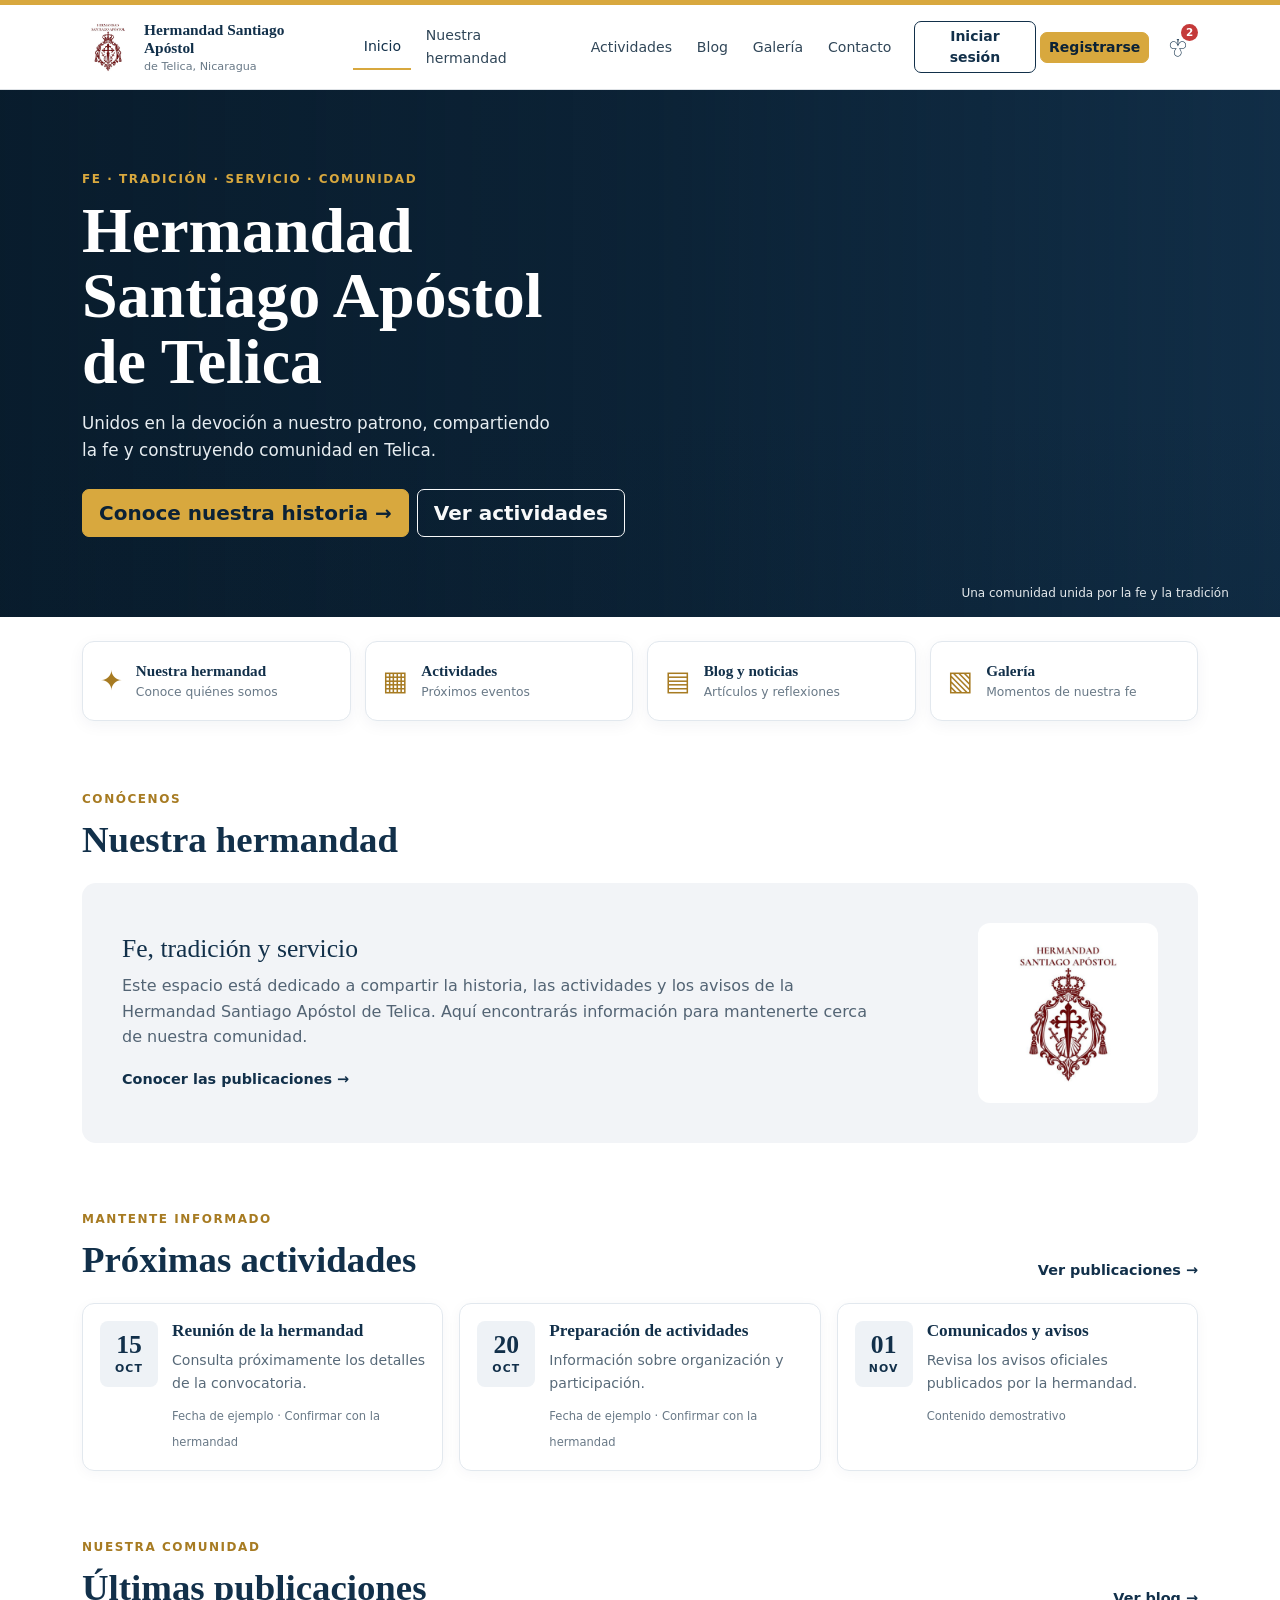
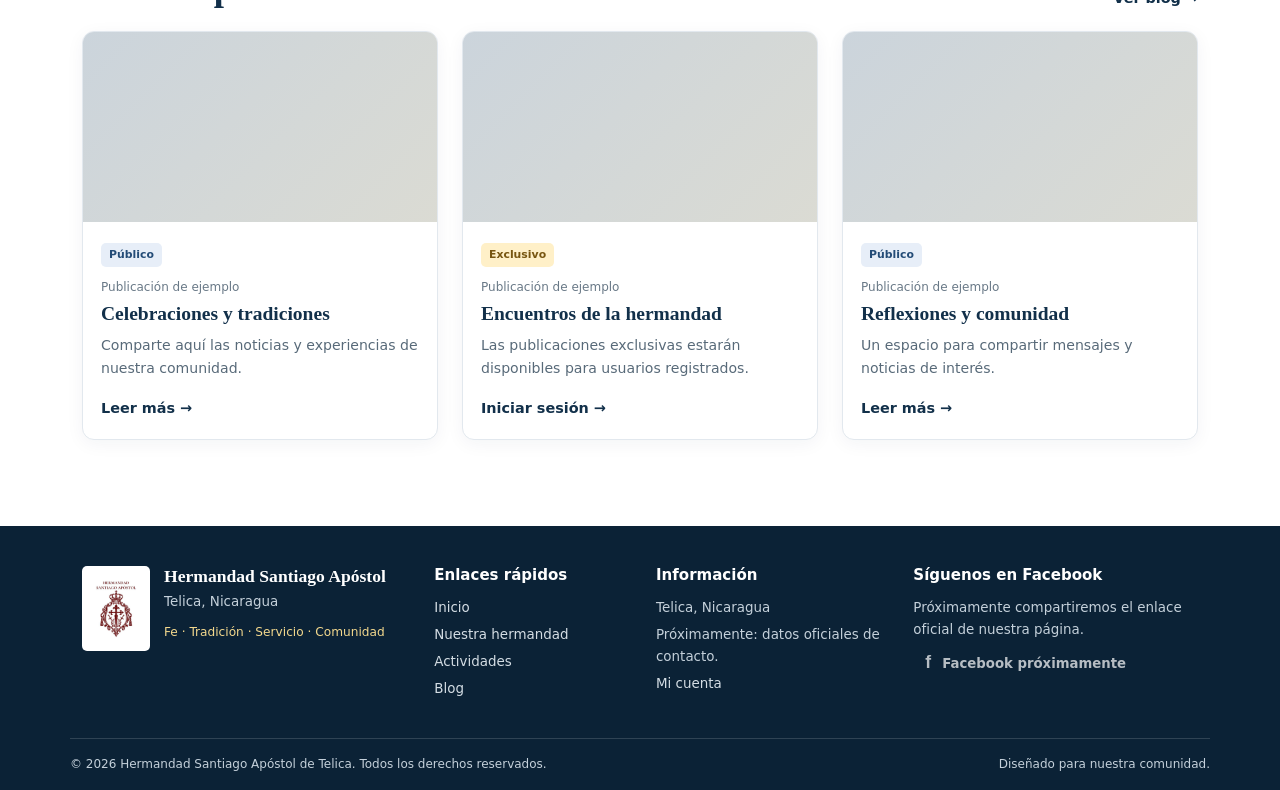
<file: index.html>
<!doctype html>
<html lang="es">
<head>
  <meta charset="utf-8">
  <meta name="viewport" content="width=device-width, initial-scale=1">
  <meta name="description" content="Sitio informativo de la Hermandad Santiago Apóstol de Telica.">
  <title>Hermandad Santiago Apóstol de Telica</title>
  <link rel="icon" href="assets/img/logo-hermandad.jpg">
  <link href="https://cdn.jsdelivr.net/npm/bootstrap@5.3.3/dist/css/bootstrap.min.css" rel="stylesheet">
  <link href="assets/css/styles.css" rel="stylesheet">
</head>
<body>
  <div class="topline"></div>
  <nav class="navbar navbar-expand-lg bg-white sticky-top border-bottom">
    <div class="container">
      <a class="navbar-brand brand-lockup" href="index.html">
        <img src="assets/img/logo-hermandad.jpg" alt="Logotipo original de la Hermandad Santiago Apóstol de Telica">
        <span>Hermandad Santiago Apóstol <small>de Telica, Nicaragua</small></span>
      </a>
      <button class="navbar-toggler" type="button" data-bs-toggle="collapse" data-bs-target="#mainNav" aria-controls="mainNav" aria-expanded="false" aria-label="Abrir menú">
        <span class="navbar-toggler-icon"></span>
      </button>
      <div class="collapse navbar-collapse" id="mainNav">
        <ul class="navbar-nav ms-auto align-items-lg-center gap-lg-1">
          <li class="nav-item"><a class="nav-link active" href="index.html">Inicio</a></li>
          <li class="nav-item"><a class="nav-link" href="#hermandad">Nuestra hermandad</a></li>
          <li class="nav-item"><a class="nav-link" href="#actividades">Actividades</a></li>
          <li class="nav-item"><a class="nav-link" href="blog.html">Blog</a></li>
          <li class="nav-item"><a class="nav-link" href="#galeria">Galería</a></li>
          <li class="nav-item"><a class="nav-link" href="#contacto">Contacto</a></li>
          <li class="nav-item ms-lg-2"><a class="btn btn-outline-navy btn-sm" href="login.html">Iniciar sesión</a></li>
          <li class="nav-item"><a class="btn btn-gold btn-sm" href="registro.html">Registrarse</a></li>
          <li class="nav-item"><button class="notification-button ms-lg-1" type="button" id="notificationButton" aria-label="Ver notificaciones"><span class="bell">♧</span><span class="notification-count" id="notificationCount">2</span></button></li>
        </ul>
      </div>
    </div>
  </nav>

  <main>
    <section class="hero">
      <div class="hero-shade"></div>
      <div class="container hero-content">
        <p class="eyebrow">Fe · Tradición · Servicio · Comunidad</p>
        <h1>Hermandad<br><span>Santiago Apóstol</span><br>de Telica</h1>
        <p class="hero-copy">Unidos en la devoción a nuestro patrono, compartiendo la fe y construyendo comunidad en Telica.</p>
        <div class="d-flex flex-wrap gap-2">
          <a class="btn btn-gold btn-lg" href="#hermandad">Conoce nuestra historia <span aria-hidden="true">→</span></a>
          <a class="btn btn-outline-light btn-lg" href="#actividades">Ver actividades</a>
        </div>
      </div>
      <div class="hero-caption">Una comunidad unida por la fe y la tradición</div>
    </section>

    <section class="container quick-links py-4" aria-label="Accesos rápidos">
      <a class="quick-card" href="#hermandad"><span class="quick-icon">✦</span><span><strong>Nuestra hermandad</strong><small>Conoce quiénes somos</small></span></a>
      <a class="quick-card" href="#actividades"><span class="quick-icon">▦</span><span><strong>Actividades</strong><small>Próximos eventos</small></span></a>
      <a class="quick-card" href="blog.html"><span class="quick-icon">▤</span><span><strong>Blog y noticias</strong><small>Artículos y reflexiones</small></span></a>
      <a class="quick-card" href="#galeria"><span class="quick-icon">▧</span><span><strong>Galería</strong><small>Momentos de nuestra fe</small></span></a>
    </section>

    <section class="container content-section" id="hermandad">
      <div class="section-heading">
        <div><p class="eyebrow text-gold">Conócenos</p><h2>Nuestra hermandad</h2></div>
      </div>
      <div class="intro-panel">
        <div>
          <h3>Fe, tradición y servicio</h3>
          <p>Este espacio está dedicado a compartir la historia, las actividades y los avisos de la Hermandad Santiago Apóstol de Telica. Aquí encontrarás información para mantenerte cerca de nuestra comunidad.</p>
          <a href="blog.html" class="text-link">Conocer las publicaciones <span>→</span></a>
        </div>
        <div class="intro-seal"><img src="assets/img/logo-hermandad.jpg" alt="Logotipo de la hermandad"></div>
      </div>
    </section>

    <section class="container content-section" id="actividades">
      <div class="section-heading">
        <div><p class="eyebrow text-gold">Mantente informado</p><h2>Próximas actividades</h2></div>
        <a href="blog.html" class="text-link">Ver publicaciones <span>→</span></a>
      </div>
      <div class="row g-3">
        <div class="col-md-4"><article class="event-card"><div class="event-date"><strong>15</strong><span>OCT</span></div><div><h3>Reunión de la hermandad</h3><p>Consulta próximamente los detalles de la convocatoria.</p><span class="muted-small">Fecha de ejemplo · Confirmar con la hermandad</span></div></article></div>
        <div class="col-md-4"><article class="event-card"><div class="event-date"><strong>20</strong><span>OCT</span></div><div><h3>Preparación de actividades</h3><p>Información sobre organización y participación.</p><span class="muted-small">Fecha de ejemplo · Confirmar con la hermandad</span></div></article></div>
        <div class="col-md-4"><article class="event-card"><div class="event-date"><strong>01</strong><span>NOV</span></div><div><h3>Comunicados y avisos</h3><p>Revisa los avisos oficiales publicados por la hermandad.</p><span class="muted-small">Contenido demostrativo</span></div></article></div>
      </div>
    </section>

    <section class="container content-section" id="galeria">
      <div class="section-heading"><div><p class="eyebrow text-gold">Nuestra comunidad</p><h2>Últimas publicaciones</h2></div><a href="blog.html" class="text-link">Ver blog <span>→</span></a></div>
      <div class="row g-4">
        <div class="col-md-4"><article class="post-card"><div class="post-image image-one"></div><div class="post-body"><span class="tag tag-public">Público</span><p class="post-date">Publicación de ejemplo</p><h3>Celebraciones y tradiciones</h3><p>Comparte aquí las noticias y experiencias de nuestra comunidad.</p><a href="blog.html" class="text-link">Leer más →</a></div></article></div>
        <div class="col-md-4"><article class="post-card"><div class="post-image image-two"></div><div class="post-body"><span class="tag tag-exclusive">Exclusivo</span><p class="post-date">Publicación de ejemplo</p><h3>Encuentros de la hermandad</h3><p>Las publicaciones exclusivas estarán disponibles para usuarios registrados.</p><a href="login.html" class="text-link">Iniciar sesión →</a></div></article></div>
        <div class="col-md-4"><article class="post-card"><div class="post-image image-three"></div><div class="post-body"><span class="tag tag-public">Público</span><p class="post-date">Publicación de ejemplo</p><h3>Reflexiones y comunidad</h3><p>Un espacio para compartir mensajes y noticias de interés.</p><a href="blog.html" class="text-link">Leer más →</a></div></article></div>
      </div>
    </section>
  </main>

  <footer class="site-footer" id="contacto">
    <div class="container footer-grid">
      <div class="footer-brand"><img src="assets/img/logo-hermandad.jpg" alt="Logotipo original"><h2>Hermandad Santiago Apóstol</h2><p>Telica, Nicaragua</p><span>Fe · Tradición · Servicio · Comunidad</span></div>
      <div><h3>Enlaces rápidos</h3><a href="index.html">Inicio</a><a href="#hermandad">Nuestra hermandad</a><a href="#actividades">Actividades</a><a href="blog.html">Blog</a></div>
      <div><h3>Información</h3><p>Telica, Nicaragua</p><p>Próximamente: datos oficiales de contacto.</p><a href="login.html">Mi cuenta</a></div>
      <div class="footer-social"><h3>Síguenos en Facebook</h3><p>Próximamente compartiremos el enlace oficial de nuestra página.</p><button class="btn btn-facebook" type="button" disabled title="Se habilitará cuando exista la página oficial"><span class="facebook-mark">f</span> Facebook próximamente</button></div>
    </div>
    <div class="container footer-bottom"><span>© <span id="year"></span> Hermandad Santiago Apóstol de Telica. Todos los derechos reservados.</span><span>Diseñado para nuestra comunidad.</span></div>
  </footer>

  <div class="notification-popover d-none" id="notificationPopover" role="dialog" aria-label="Notificaciones">
    <div class="d-flex align-items-center justify-content-between mb-2"><strong>Notificaciones de ejemplo</strong><button class="btn-close" id="closeNotifications" aria-label="Cerrar"></button></div>
    <p><strong>Bienvenido</strong><br><small>Este panel mostrará avisos cuando se conecte el sistema de usuarios.</small></p>
    <p><strong>Nuevas publicaciones</strong><br><small>Las notificaciones reales se gestionarán desde el servidor en una versión posterior.</small></p>
    <a href="login.html" class="text-link">Inicia sesión para continuar →</a>
  </div>
  <script src="https://cdn.jsdelivr.net/npm/bootstrap@5.3.3/dist/js/bootstrap.bundle.min.js"></script>
  <script src="assets/js/main.js"></script>
</body>
</html>
</file>
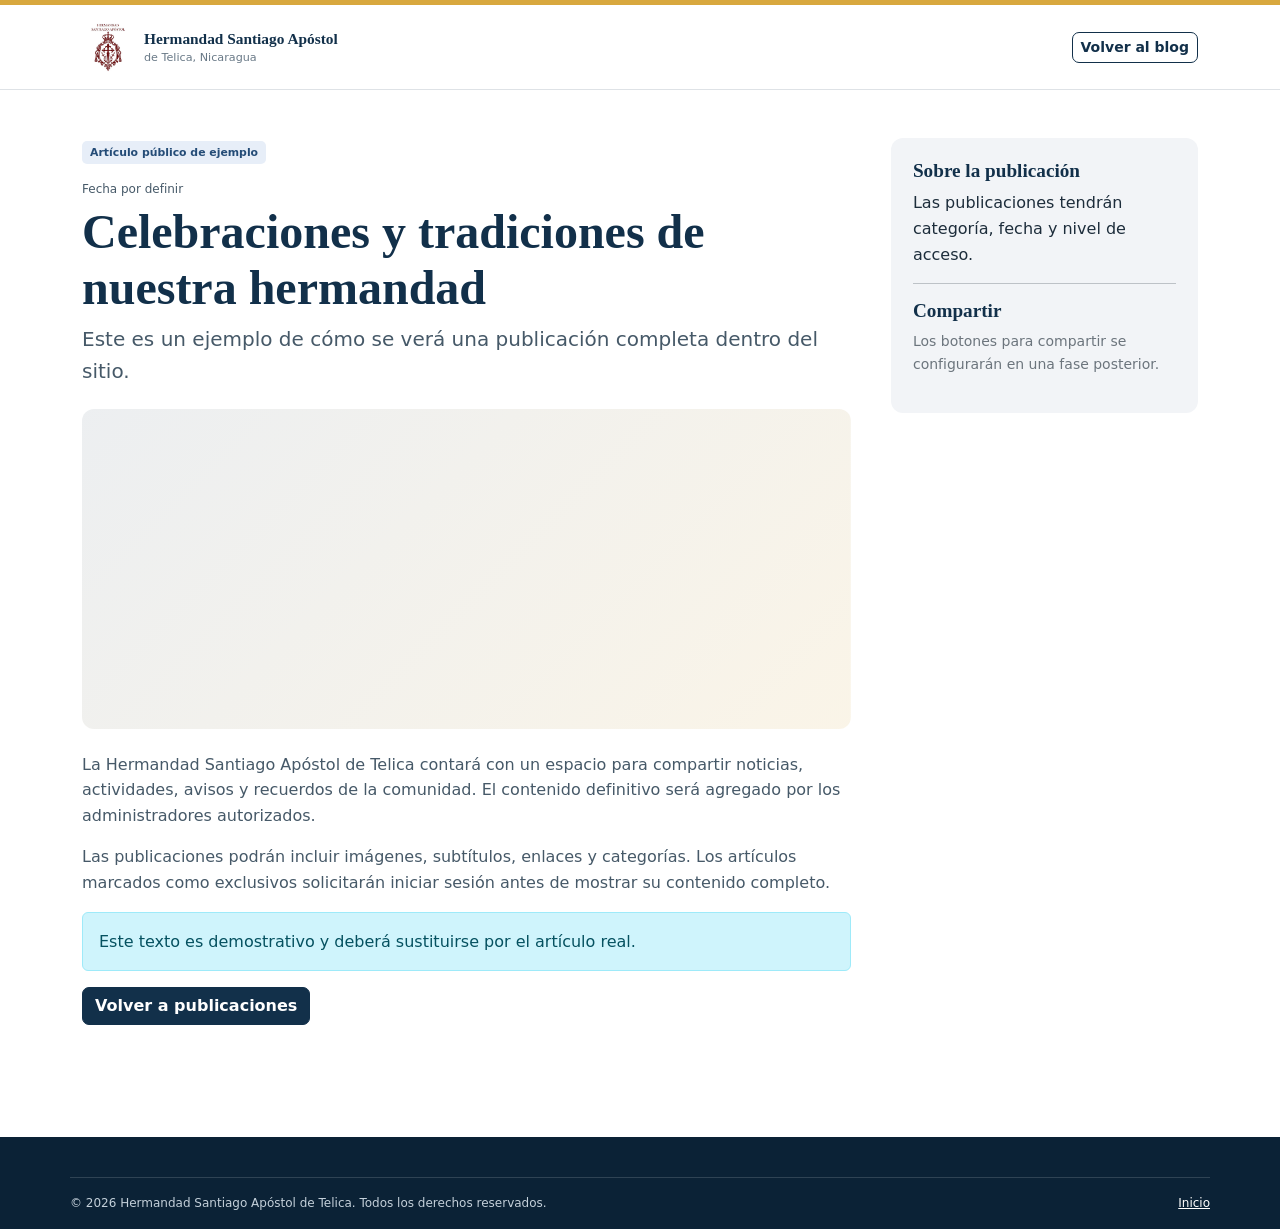
<file: articulo.html>
<!doctype html>
<html lang="es"><head><meta charset="utf-8"><meta name="viewport" content="width=device-width, initial-scale=1"><title>Artículo | Hermandad Santiago Apóstol de Telica</title><link href="https://cdn.jsdelivr.net/npm/bootstrap@5.3.3/dist/css/bootstrap.min.css" rel="stylesheet"><link href="assets/css/styles.css" rel="stylesheet"></head>
<body><div class="topline"></div><nav class="navbar bg-white border-bottom"><div class="container"><a class="navbar-brand brand-lockup" href="index.html"><img src="assets/img/logo-hermandad.jpg" alt="Logotipo original"><span>Hermandad Santiago Apóstol<small>de Telica, Nicaragua</small></span></a><a class="btn btn-outline-navy btn-sm" href="blog.html">Volver al blog</a></div></nav>
<main class="container article-layout py-5"><article class="article-main"><span class="tag tag-public">Artículo público de ejemplo</span><p class="post-date mt-3">Fecha por definir</p><h1>Celebraciones y tradiciones de nuestra hermandad</h1><p class="lead">Este es un ejemplo de cómo se verá una publicación completa dentro del sitio.</p><div class="article-cover image-one"></div><p>La Hermandad Santiago Apóstol de Telica contará con un espacio para compartir noticias, actividades, avisos y recuerdos de la comunidad. El contenido definitivo será agregado por los administradores autorizados.</p><p>Las publicaciones podrán incluir imágenes, subtítulos, enlaces y categorías. Los artículos marcados como exclusivos solicitarán iniciar sesión antes de mostrar su contenido completo.</p><div class="alert alert-info">Este texto es demostrativo y deberá sustituirse por el artículo real.</div><a href="blog.html" class="btn btn-navy">Volver a publicaciones</a></article><aside class="article-aside"><h2>Sobre la publicación</h2><p>Las publicaciones tendrán categoría, fecha y nivel de acceso.</p><hr><h3>Compartir</h3><p class="small text-secondary">Los botones para compartir se configurarán en una fase posterior.</p></aside></main>
<footer class="site-footer"><div class="container footer-bottom"><span>© <span id="year"></span> Hermandad Santiago Apóstol de Telica. Todos los derechos reservados.</span><a href="index.html">Inicio</a></div></footer><script src="assets/js/main.js"></script></body></html>
</file>
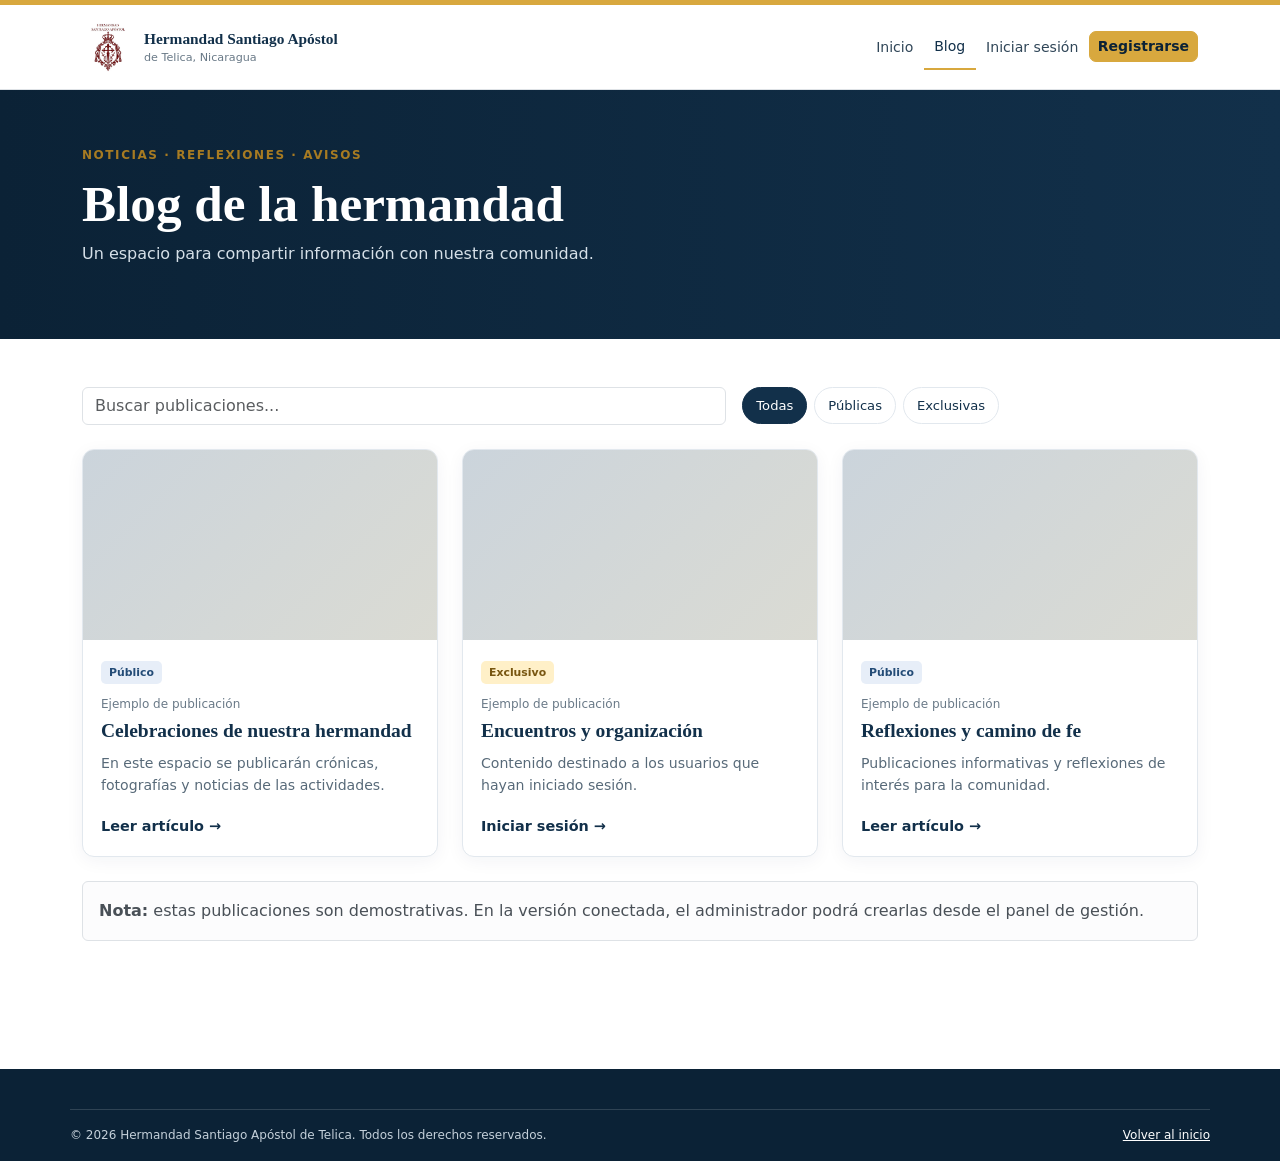
<file: blog.html>
<!doctype html>
<html lang="es">
<head>
  <meta charset="utf-8"><meta name="viewport" content="width=device-width, initial-scale=1">
  <title>Blog | Hermandad Santiago Apóstol de Telica</title>
  <link href="https://cdn.jsdelivr.net/npm/bootstrap@5.3.3/dist/css/bootstrap.min.css" rel="stylesheet">
  <link href="assets/css/styles.css" rel="stylesheet">
</head>
<body>
  <div class="topline"></div>
  <nav class="navbar navbar-expand-lg bg-white border-bottom"><div class="container">
    <a class="navbar-brand brand-lockup" href="index.html"><img src="assets/img/logo-hermandad.jpg" alt="Logotipo original"><span>Hermandad Santiago Apóstol<small>de Telica, Nicaragua</small></span></a>
    <button class="navbar-toggler" type="button" data-bs-toggle="collapse" data-bs-target="#mainNav"><span class="navbar-toggler-icon"></span></button>
    <div class="collapse navbar-collapse" id="mainNav"><ul class="navbar-nav ms-auto align-items-lg-center"><li class="nav-item"><a class="nav-link" href="index.html">Inicio</a></li><li class="nav-item"><a class="nav-link active" href="blog.html">Blog</a></li><li class="nav-item"><a class="nav-link" href="login.html">Iniciar sesión</a></li><li class="nav-item"><a class="btn btn-gold btn-sm" href="registro.html">Registrarse</a></li></ul></div>
  </div></nav>
  <header class="page-banner"><div class="container"><p class="eyebrow text-gold">Noticias · Reflexiones · Avisos</p><h1>Blog de la hermandad</h1><p>Un espacio para compartir información con nuestra comunidad.</p></div></header>
  <main class="container py-5">
    <div class="row g-3 align-items-center mb-4"><div class="col-md-7"><input class="form-control" id="blogSearch" type="search" placeholder="Buscar publicaciones..." aria-label="Buscar publicaciones"></div><div class="col-md-5"><div class="filter-row"><button class="filter-btn active" data-filter="all">Todas</button><button class="filter-btn" data-filter="public">Públicas</button><button class="filter-btn" data-filter="exclusive">Exclusivas</button></div></div></div>
    <div class="row g-4" id="postList">
      <div class="col-md-6 col-lg-4 post-entry" data-access="public"><article class="post-card h-100"><div class="post-image image-one"></div><div class="post-body"><span class="tag tag-public">Público</span><p class="post-date">Ejemplo de publicación</p><h2>Celebraciones de nuestra hermandad</h2><p>En este espacio se publicarán crónicas, fotografías y noticias de las actividades.</p><a href="articulo.html" class="text-link">Leer artículo →</a></div></article></div>
      <div class="col-md-6 col-lg-4 post-entry" data-access="exclusive"><article class="post-card h-100"><div class="post-image image-two"></div><div class="post-body"><span class="tag tag-exclusive">Exclusivo</span><p class="post-date">Ejemplo de publicación</p><h2>Encuentros y organización</h2><p>Contenido destinado a los usuarios que hayan iniciado sesión.</p><a href="login.html" class="text-link">Iniciar sesión →</a></div></article></div>
      <div class="col-md-6 col-lg-4 post-entry" data-access="public"><article class="post-card h-100"><div class="post-image image-three"></div><div class="post-body"><span class="tag tag-public">Público</span><p class="post-date">Ejemplo de publicación</p><h2>Reflexiones y camino de fe</h2><p>Publicaciones informativas y reflexiones de interés para la comunidad.</p><a href="articulo.html" class="text-link">Leer artículo →</a></div></article></div>
    </div>
    <div class="alert alert-light border mt-4"><strong>Nota:</strong> estas publicaciones son demostrativas. En la versión conectada, el administrador podrá crearlas desde el panel de gestión.</div>
  </main>
  <footer class="site-footer"><div class="container footer-bottom"><span>© <span id="year"></span> Hermandad Santiago Apóstol de Telica. Todos los derechos reservados.</span><a href="index.html">Volver al inicio</a></div></footer>
  <script src="assets/js/main.js"></script>
</body></html>
</file>
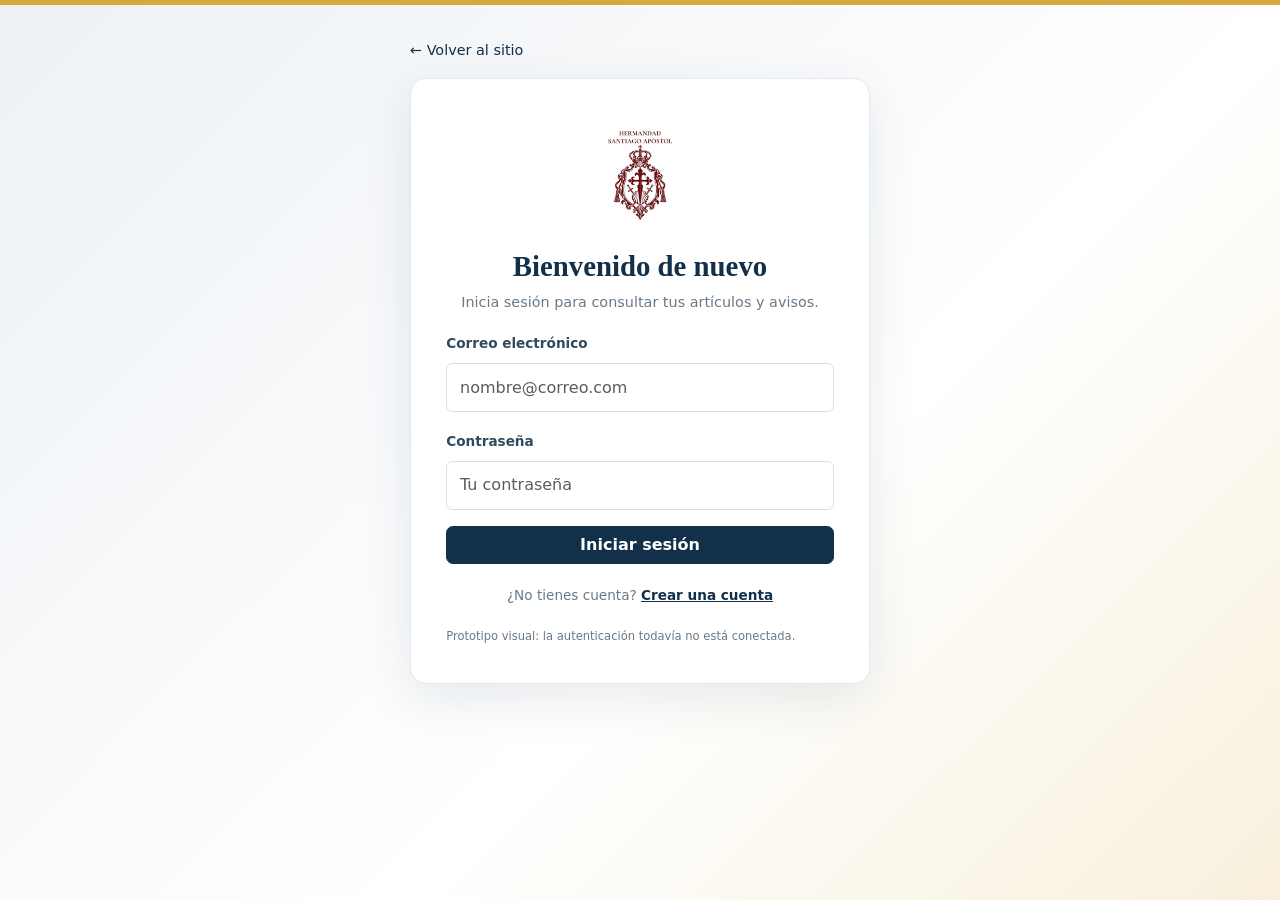
<file: login.html>
<!doctype html>
<html lang="es"><head><meta charset="utf-8"><meta name="viewport" content="width=device-width, initial-scale=1"><title>Iniciar sesión | Hermandad Santiago Apóstol de Telica</title><link href="https://cdn.jsdelivr.net/npm/bootstrap@5.3.3/dist/css/bootstrap.min.css" rel="stylesheet"><link href="assets/css/styles.css" rel="stylesheet"></head>
<body class="auth-page"><div class="topline"></div><main class="auth-wrap"><a href="index.html" class="back-home">← Volver al sitio</a><section class="auth-card"><img class="auth-logo" src="assets/img/logo-hermandad.jpg" alt="Logotipo original de la hermandad"><h1>Bienvenido de nuevo</h1><p>Inicia sesión para consultar tus artículos y avisos.</p><form id="loginForm"><label for="email" class="form-label">Correo electrónico</label><input class="form-control mb-3" id="email" type="email" placeholder="nombre@correo.com" required><label for="password" class="form-label">Contraseña</label><input class="form-control mb-3" id="password" type="password" placeholder="Tu contraseña" required><button class="btn btn-navy w-100" type="submit">Iniciar sesión</button><div class="form-message" id="loginMessage" role="status"></div></form><p class="auth-switch">¿No tienes cuenta? <a href="registro.html">Crear una cuenta</a></p><small class="muted-small">Prototipo visual: la autenticación todavía no está conectada.</small></section></main><script src="assets/js/main.js"></script></body></html>
</file>
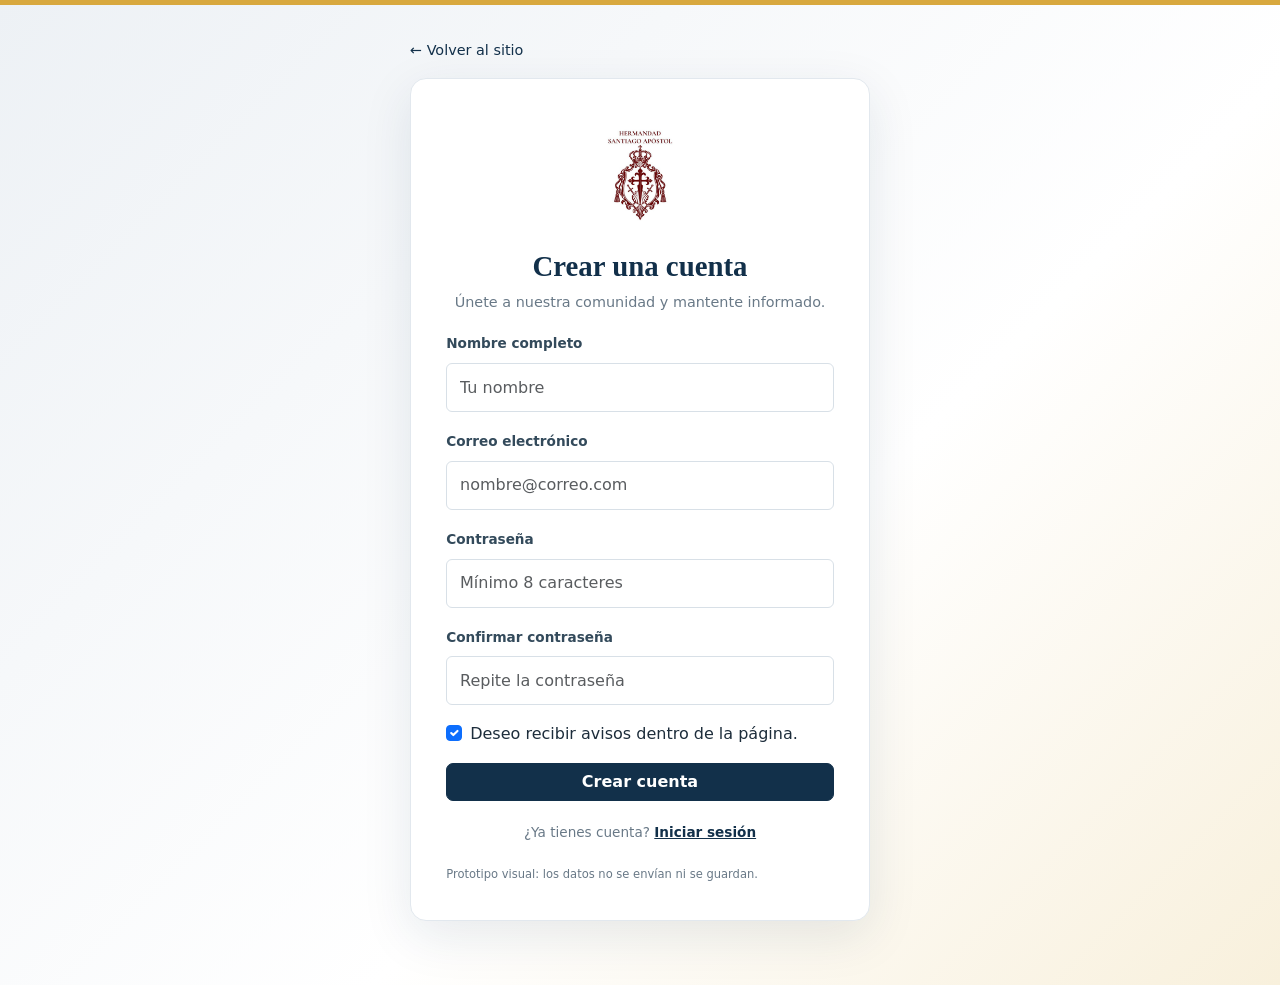
<file: registro.html>
<!doctype html>
<html lang="es"><head><meta charset="utf-8"><meta name="viewport" content="width=device-width, initial-scale=1"><title>Registro | Hermandad Santiago Apóstol de Telica</title><link href="https://cdn.jsdelivr.net/npm/bootstrap@5.3.3/dist/css/bootstrap.min.css" rel="stylesheet"><link href="assets/css/styles.css" rel="stylesheet"></head>
<body class="auth-page"><div class="topline"></div><main class="auth-wrap"><a href="index.html" class="back-home">← Volver al sitio</a><section class="auth-card"><img class="auth-logo" src="assets/img/logo-hermandad.jpg" alt="Logotipo original de la hermandad"><h1>Crear una cuenta</h1><p>Únete a nuestra comunidad y mantente informado.</p><form id="registerForm"><label for="fullName" class="form-label">Nombre completo</label><input class="form-control mb-3" id="fullName" type="text" placeholder="Tu nombre" required><label for="regEmail" class="form-label">Correo electrónico</label><input class="form-control mb-3" id="regEmail" type="email" placeholder="nombre@correo.com" required><label for="regPassword" class="form-label">Contraseña</label><input class="form-control mb-3" id="regPassword" type="password" minlength="8" placeholder="Mínimo 8 caracteres" required><label for="confirmPassword" class="form-label">Confirmar contraseña</label><input class="form-control mb-3" id="confirmPassword" type="password" minlength="8" placeholder="Repite la contraseña" required><div class="form-check mb-3"><input class="form-check-input" type="checkbox" id="subscribe" checked><label class="form-check-label" for="subscribe">Deseo recibir avisos dentro de la página.</label></div><button class="btn btn-navy w-100" type="submit">Crear cuenta</button><div class="form-message" id="registerMessage" role="status"></div></form><p class="auth-switch">¿Ya tienes cuenta? <a href="login.html">Iniciar sesión</a></p><small class="muted-small">Prototipo visual: los datos no se envían ni se guardan.</small></section></main><script src="assets/js/main.js"></script></body></html>
</file>
<file: assets/css/styles.css>
:root{--navy:#12304A;--navy-deep:#0B2236;--gold:#D8A83E;--gold-light:#F3D88D;--paper:#F2F4F7;--ink:#1D2D3B;--muted:#697987;--border:#E2E8EE;--white:#fff}
*{box-sizing:border-box}body{font-family:system-ui,-apple-system,"Segoe UI",sans-serif;color:var(--ink);background:#fff;line-height:1.6}.topline{height:5px;background:var(--gold)}a{color:var(--navy)}.navbar{z-index:1000}.brand-lockup{display:flex;align-items:center;gap:10px;max-width:300px;white-space:normal;color:var(--navy);font-family:Georgia,serif;font-weight:700;font-size:.96rem;line-height:1.15}.brand-lockup img{width:52px;height:58px;object-fit:contain;flex-shrink:0}.brand-lockup small{display:block;font:500 .7rem system-ui,sans-serif;color:var(--muted);margin-top:4px}.navbar-nav .nav-link{font-size:.88rem;color:#304658;padding:.7rem .65rem!important}.navbar-nav .nav-link.active,.navbar-nav .nav-link:hover{color:var(--navy);border-bottom:2px solid var(--gold)}.btn{border-radius:7px;font-weight:650}.btn-gold{background:var(--gold);border-color:var(--gold);color:var(--navy-deep)}.btn-gold:hover{background:#e8bd59;border-color:#e8bd59;color:var(--navy-deep)}.btn-navy{background:var(--navy);border-color:var(--navy);color:#fff}.btn-navy:hover{background:var(--navy-deep);color:#fff}.btn-outline-navy{border:1px solid var(--navy);color:var(--navy)}.btn-outline-navy:hover{background:var(--navy);color:#fff}.notification-button{position:relative;border:0;background:transparent;color:var(--navy);font-size:1.5rem;padding:.25rem .6rem}.bell{display:inline-block;transform:rotate(180deg)}.notification-count{position:absolute;top:0;right:0;background:#c53a3a;color:#fff;font:700 .65rem system-ui;border-radius:20px;min-width:17px;height:17px;display:grid;place-items:center}.hero{position:relative;min-height:500px;display:flex;align-items:center;color:#fff;background:linear-gradient(90deg,rgba(8,27,43,.94),rgba(8,27,43,.68) 48%,rgba(8,27,43,.12)),url("https://images.unsplash.com/photo-1548625361-ec8537f6f8d1?auto=format&fit=crop&w=1900&q=85") center 42%/cover no-repeat;background-color:var(--navy)}.hero-shade{position:absolute;inset:0;background:linear-gradient(0deg,rgba(8,27,43,.15),transparent 40%)}.hero-content{position:relative;padding-top:5rem;padding-bottom:5rem;z-index:1}.eyebrow{text-transform:uppercase;letter-spacing:.13em;font-size:.75rem;font-weight:800;color:var(--gold);margin-bottom:.55rem}.hero h1{font-family:Georgia,"Times New Roman",serif;font-size:clamp(2.6rem,5vw,4.7rem);font-weight:700;line-height:1.02;max-width:650px;margin-bottom:1rem}.hero h1 span{color:#fff}.hero-copy{max-width:475px;font-size:1.05rem;color:#e7edf1;margin-bottom:1.6rem}.hero-caption{position:absolute;bottom:14px;right:4%;font-size:.75rem;color:#e4e9ec}.quick-links{display:grid;grid-template-columns:repeat(4,1fr);gap:14px}.quick-card{display:flex;align-items:center;gap:13px;padding:17px;background:#fff;border:1px solid var(--border);border-radius:12px;text-decoration:none;box-shadow:0 4px 16px rgba(18,48,74,.05);transition:transform .2s,box-shadow .2s}.quick-card:hover{transform:translateY(-3px);box-shadow:0 8px 22px rgba(18,48,74,.1)}.quick-icon{font-size:1.7rem;color:#a77b22}.quick-card strong,.quick-card small{display:block}.quick-card strong{font-family:Georgia,serif;color:var(--navy);font-size:.95rem}.quick-card small{color:var(--muted);font-size:.77rem}.content-section{padding-top:2.8rem;padding-bottom:1.4rem}.section-heading{display:flex;justify-content:space-between;align-items:end;gap:1rem;margin-bottom:1.3rem}.section-heading h2{font-family:Georgia,serif;font-weight:700;color:var(--navy);font-size:clamp(1.7rem,3vw,2.3rem);margin:0}.text-gold{color:#a77b22}.text-link{font-size:.9rem;font-weight:750;text-decoration:none;color:var(--navy)}.text-link:hover{color:#9b6f16;text-decoration:underline}.intro-panel{background:var(--paper);border-radius:14px;padding:clamp(1.5rem,4vw,2.5rem);display:grid;grid-template-columns:1fr 180px;gap:2rem;align-items:center}.intro-panel h3{font-family:Georgia,serif;color:var(--navy);font-size:1.6rem}.intro-panel p{max-width:760px;color:#536474}.intro-seal{background:#fff;border-radius:12px;padding:15px;text-align:center}.intro-seal img{width:100%;height:150px;object-fit:contain}.event-card{display:flex;gap:14px;border:1px solid var(--border);border-radius:12px;padding:17px;height:100%;box-shadow:0 3px 14px rgba(18,48,74,.04)}.event-date{flex-shrink:0;background:#eef2f6;color:var(--navy);width:58px;height:66px;border-radius:8px;display:flex;flex-direction:column;align-items:center;justify-content:center}.event-date strong{font:700 1.6rem Georgia,serif}.event-date span{font-size:.68rem;font-weight:800;letter-spacing:.1em}.event-card h3{font:700 1.08rem Georgia,serif;color:var(--navy)}.event-card p{font-size:.88rem;color:#586a79;margin-bottom:.5rem}.muted-small{font-size:.72rem;color:var(--muted)}.post-card{height:100%;border:1px solid var(--border);border-radius:12px;overflow:hidden;background:#fff;box-shadow:0 4px 18px rgba(18,48,74,.05)}.post-image{height:190px;background-color:#dbe2e8;background-position:center;background-size:cover}.image-one{background-image:linear-gradient(135deg,rgba(18,48,74,.08),rgba(216,168,62,.12)),url("https://images.unsplash.com/photo-1519491050282-cf00c82424b4?auto=format&fit=crop&w=900&q=80")}.image-two{background-image:linear-gradient(135deg,rgba(18,48,74,.08),rgba(216,168,62,.12)),url("https://images.unsplash.com/photo-1529156069898-49953e39b3ac?auto=format&fit=crop&w=900&q=80")}.image-three{background-image:linear-gradient(135deg,rgba(18,48,74,.08),rgba(216,168,62,.12)),url("https://images.unsplash.com/photo-1507692049790-de58290a4334?auto=format&fit=crop&w=900&q=80")}.post-body{padding:18px}.tag{display:inline-block;border-radius:5px;padding:3px 8px;font-size:.68rem;font-weight:800}.tag-public{background:#e7eef8;color:#244c77}.tag-exclusive{background:#fff0c8;color:#785611}.post-date{font-size:.75rem;color:var(--muted);margin:.7rem 0 .3rem}.post-body h2,.post-body h3{font:700 1.22rem/1.25 Georgia,serif;color:var(--navy)}.post-body p:not(.post-date){font-size:.88rem;color:#586a79}.site-footer{margin-top:4rem;background:var(--navy-deep);color:#fff;padding-top:2.5rem}.footer-grid{display:grid;grid-template-columns:1.35fr .8fr .95fr 1.2fr;gap:2rem;padding-bottom:2rem}.footer-brand{position:relative;padding-left:82px;min-height:100px}.footer-brand img{position:absolute;left:0;top:0;width:68px;height:85px;object-fit:contain;background:#fff;border-radius:5px;padding:3px}.footer-brand h2{font:700 1.1rem Georgia,serif;margin:0 0 .25rem}.footer-brand p,.footer-grid p{color:#c4d0da;font-size:.84rem;margin-bottom:.35rem}.footer-brand span{font-size:.76rem;color:var(--gold-light)}.footer-grid h3{font-size:.94rem;font-weight:800;margin-bottom:.8rem}.footer-grid>div>a{display:block;color:#d4dde4;text-decoration:none;font-size:.84rem;margin:.35rem 0}.footer-grid>div>a:hover{color:var(--gold-light)}.btn-facebook{background:#1877f2;color:#fff;border:0;font-size:.83rem}.btn-facebook:disabled{opacity:.7;color:#fff}.facebook-mark{font:bold 1.1rem Arial;margin-right:.4rem}.footer-bottom{border-top:1px solid rgba(255,255,255,.15);padding:1rem 0;display:flex;justify-content:space-between;gap:1rem;flex-wrap:wrap;color:#c4d0da;font-size:.75rem}.footer-bottom a{color:#fff}.notification-popover{position:fixed;z-index:1100;right:24px;top:82px;width:min(360px,calc(100vw - 28px));background:#fff;border:1px solid var(--border);border-radius:12px;padding:18px;box-shadow:0 15px 45px rgba(10,30,45,.2)}.notification-popover p{font-size:.86rem;border-bottom:1px solid var(--border);padding:.6rem 0;margin:0}.page-banner{background:linear-gradient(90deg,var(--navy-deep),var(--navy));color:#fff;padding:3.5rem 0}.page-banner h1{font:700 clamp(2rem,4vw,3.3rem) Georgia,serif}.page-banner p:last-child{color:#d6e0e8}.filter-row{display:flex;gap:7px;flex-wrap:wrap}.filter-btn{border:1px solid var(--border);background:#fff;color:var(--navy);border-radius:20px;padding:7px 13px;font-size:.82rem}.filter-btn.active,.filter-btn:hover{background:var(--navy);border-color:var(--navy);color:#fff}.article-layout{display:grid;grid-template-columns:minmax(0,2fr) minmax(230px,.8fr);gap:2.5rem}.article-main h1{font:700 clamp(2rem,4vw,3rem)/1.15 Georgia,serif;color:var(--navy)}.article-main p{color:#465968}.article-cover{height:320px;border-radius:12px;margin:1.4rem 0;background-size:cover;background-position:center}.article-aside{background:var(--paper);padding:1.4rem;border-radius:12px;align-self:start}.article-aside h2,.article-aside h3{font:700 1.2rem Georgia,serif;color:var(--navy)}.auth-page{background:linear-gradient(135deg,#edf1f5,#fff 60%,#f8f0dc);min-height:100vh}.auth-wrap{width:min(460px,calc(100% - 28px));margin:2rem auto;padding-bottom:2rem}.back-home{display:inline-block;text-decoration:none;font-size:.9rem;margin-bottom:1rem}.auth-card{background:#fff;border:1px solid var(--border);border-radius:16px;padding:clamp(1.4rem,5vw,2.2rem);box-shadow:0 15px 50px rgba(18,48,74,.1)}.auth-logo{display:block;width:100px;height:120px;object-fit:contain;margin:0 auto 1rem}.auth-card h1{text-align:center;font:700 1.8rem Georgia,serif;color:var(--navy)}.auth-card>p{text-align:center;color:var(--muted);font-size:.9rem}.auth-card .form-label{font-size:.85rem;font-weight:700;color:#334a5b}.auth-card .form-control{padding:.72rem .8rem;border-color:#d8e0e7}.auth-switch{margin-top:1.3rem!important;font-size:.85rem!important}.auth-switch a{font-weight:750}.form-message{font-size:.85rem;color:#7a4d00;margin-top:.75rem}.d-none{display:none!important}
@media(max-width:991px){.quick-links{grid-template-columns:repeat(2,1fr)}.footer-grid{grid-template-columns:repeat(2,1fr)}.navbar-nav{align-items:stretch!important;padding:1rem 0}.notification-button{padding-left:0}.hero{min-height:460px}.hero-content{padding-top:4rem;padding-bottom:4rem}}
@media(max-width:575px){.brand-lockup{font-size:.83rem;max-width:245px}.brand-lockup img{width:42px;height:50px}.hero{min-height:480px;background-position:58% center}.hero h1{font-size:2.6rem}.hero-copy{font-size:.95rem}.hero-caption{display:none}.quick-links{gap:9px;padding-top:1rem!important}.quick-card{padding:12px 10px;gap:8px}.quick-icon{font-size:1.35rem}.quick-card strong{font-size:.8rem}.quick-card small{font-size:.68rem}.content-section{padding-top:2rem}.section-heading{align-items:start}.section-heading .text-link{font-size:.78rem}.intro-panel{grid-template-columns:1fr}.intro-seal{display:none}.post-image{height:210px}.footer-grid{grid-template-columns:1fr;gap:1.4rem}.footer-brand{max-width:400px}.footer-bottom{font-size:.7rem}.article-layout{grid-template-columns:1fr}.article-aside{order:2}.article-cover{height:230px}.page-banner{padding:2.5rem 0}.auth-wrap{margin:1rem auto}.auth-logo{height:100px}}
</file>
